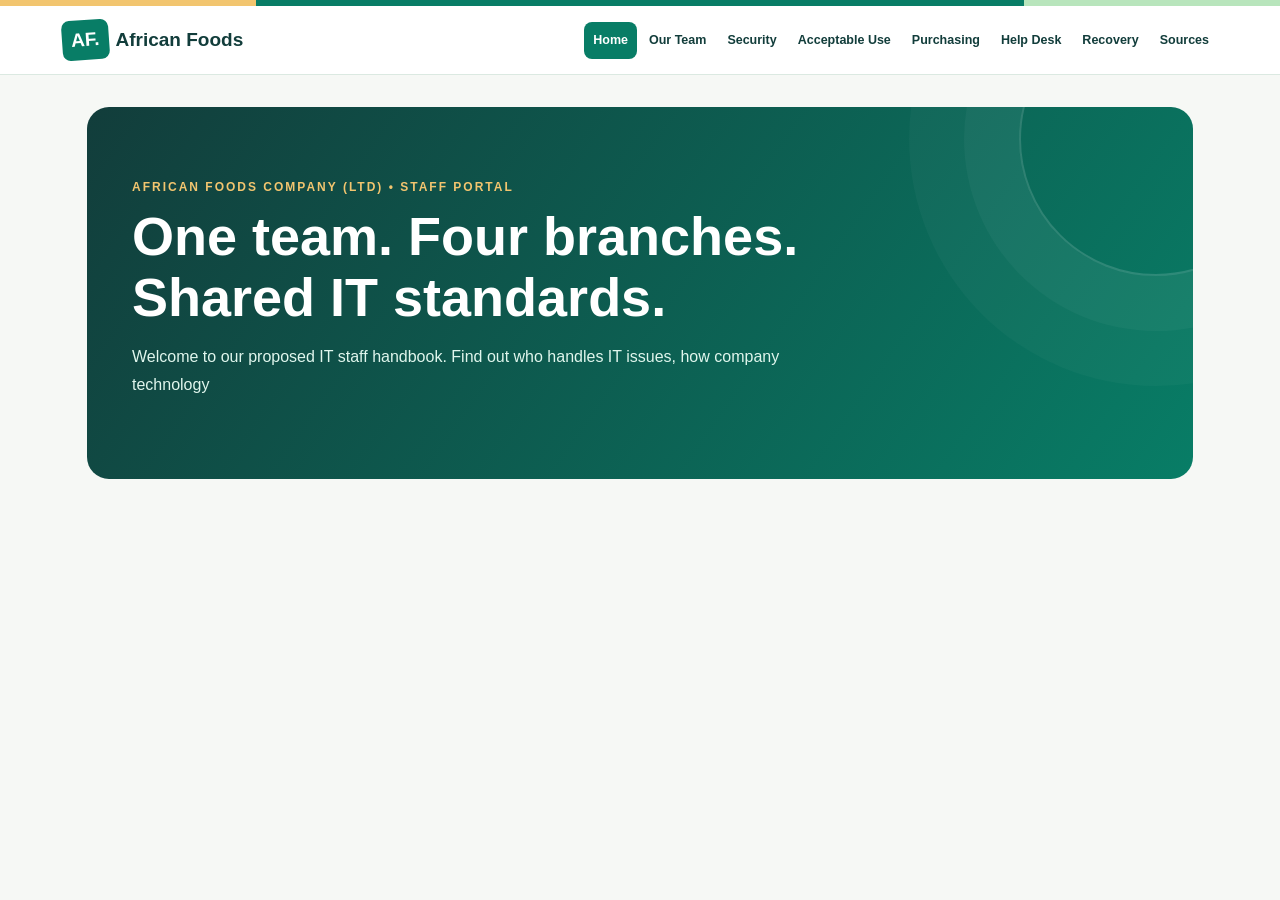
<file: index.html>
<!DOCTYPE html>
<html lang="en">
<head>
    <meta charset="UTF-8">
    <meta name="viewport"
          content="width=device-width, initial-scale=1.0">
    <meta name="description"
          content="African Foods Company staff procedures">
    <title>Home | African Foods Company</title>
    <link rel="stylesheet" href="CSS/style.css">
</head>

<body>

<a class="skip-link" href="#content">Skip to content</a>
<div class="top-line"></div>

<header class="site-header">
    <div class="nav-wrap">

        <a class="logo" href="index.html">
            <span>AF.</span>African Foods
        </a>

        <nav aria-label="Main menu">
            <a href="index.html" class="active">Home</a>
            <a href="roles.html">Our Team</a>
            <a href="security.html">Security</a>
            <a href="acceptable-use.html">Acceptable Use</a>
            <a href="acquisition.html">Purchasing</a>
            <a href="service-desk.html">Help Desk</a>
            <a href="recovery.html">Recovery</a>
            <a href="references.html">Sources</a>
        </nav>
    </div>
</header>

<main id="content" class="container">

    <section class="hero">
        <span class="eyebrow">
            African Foods Company (Ltd) • Staff Portal
        </span>

        <h1>One team. Four branches. Shared IT standards.</h1>

        <p>
            Welcome to our proposed IT staff handbook.
            Find out who handles IT issues, how company
            technology
</file>
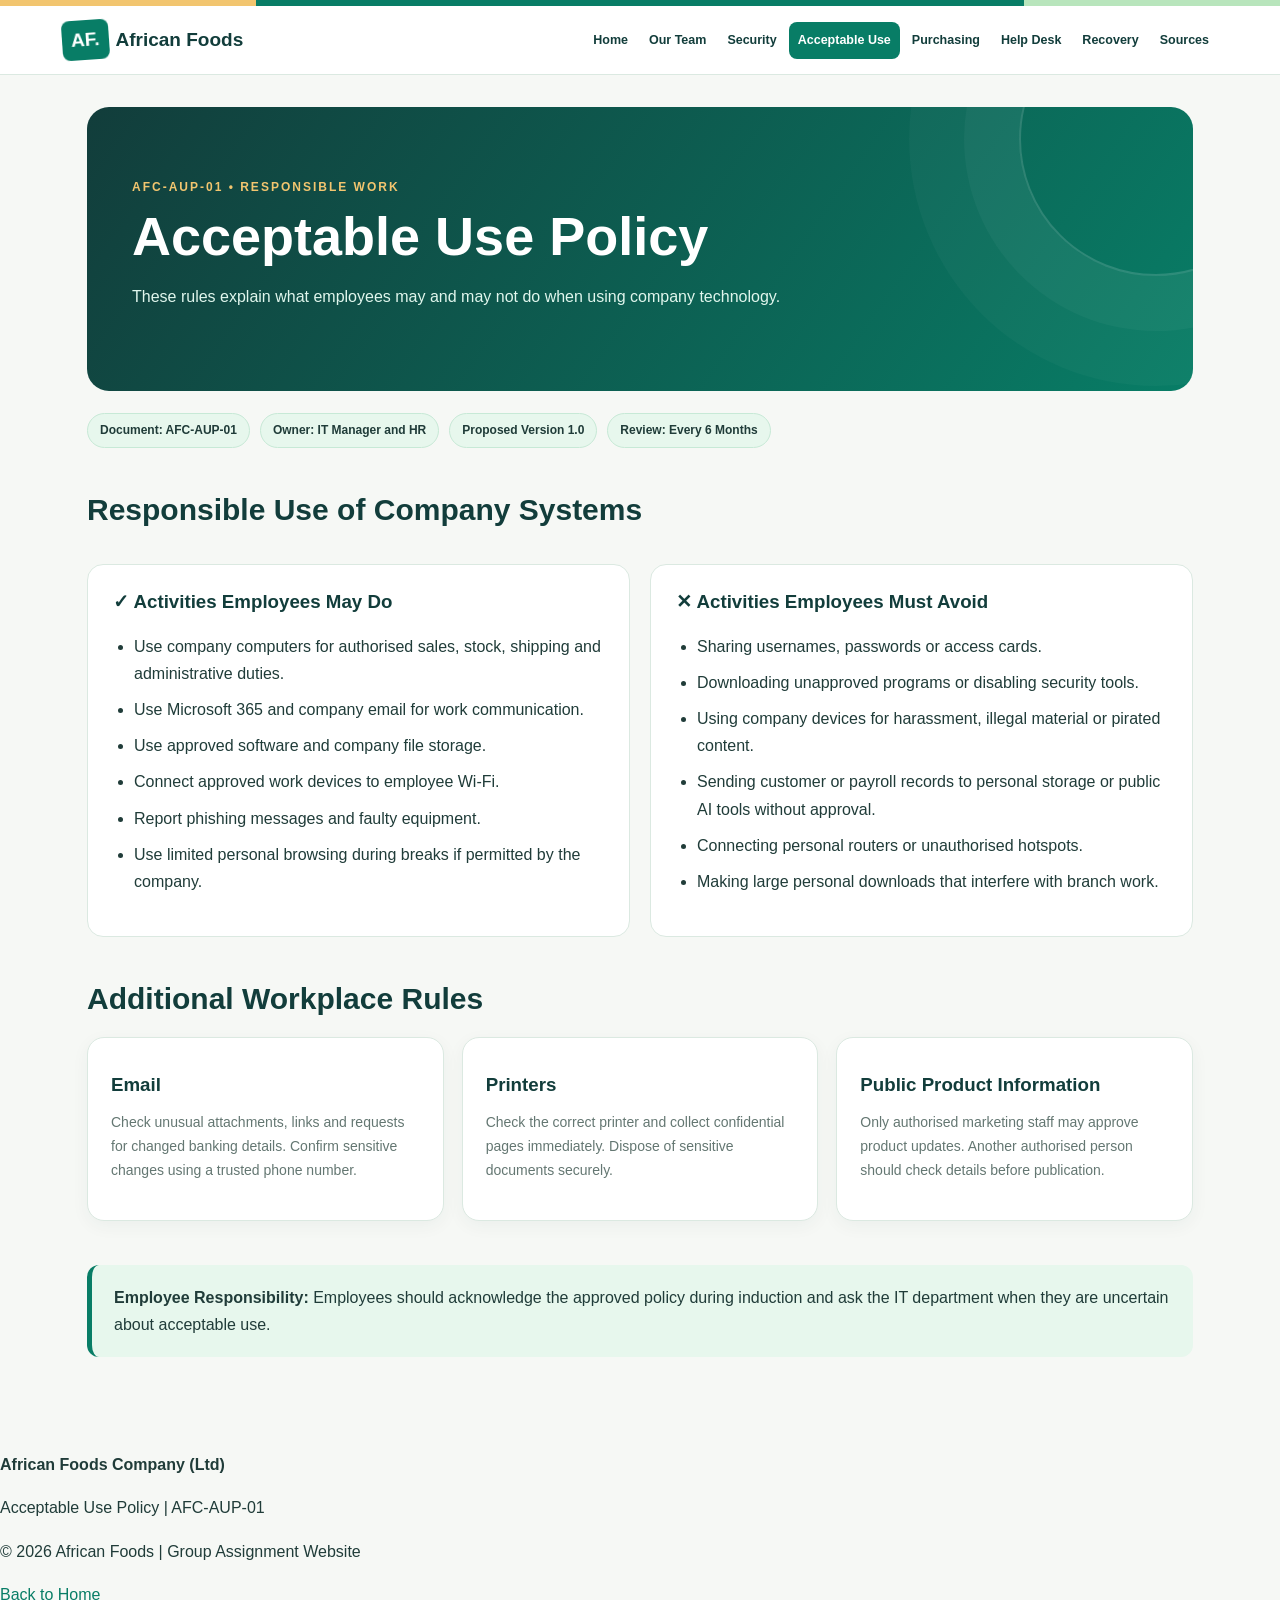
<file: acceptable-use.html>
<!DOCTYPE html>
<html lang="en">
<head>
    <meta charset="UTF-8">
    <meta name="viewport" content="width=device-width, initial-scale=1.0">
    <title>Acceptable Use | African Foods Company</title>
    <link rel="stylesheet" href="CSS/style.css">
</head>
<body>

<a class="skip-link" href="#content">Skip to content</a>
<div class="top-line"></div>

<header class="site-header">
    <div class="nav-wrap">
        <a class="logo" href="index.html">
            <span>AF.</span>African Foods
        </a>

        <nav aria-label="Main menu">
            <a href="index.html">Home</a>
            <a href="roles.html">Our Team</a>
            <a href="security.html">Security</a>
            <a href="acceptable-use.html" class="active">
                Acceptable Use
            </a>
            <a href="acquisition.html">Purchasing</a>
            <a href="service-desk.html">Help Desk</a>
            <a href="recovery.html">Recovery</a>
            <a href="references.html">Sources</a>
        </nav>
    </div>
</header>

<main id="content" class="container">

<section class="hero">
    <span class="eyebrow">
        AFC-AUP-01 • Responsible Work
    </span>

    <h1>Acceptable Use Policy</h1>

    <p>
        These rules explain what employees may and
        may not do when using company technology.
    </p>
</section>

<div class="meta">
    <span>Document: AFC-AUP-01</span>
    <span>Owner: IT Manager and HR</span>
    <span>Proposed Version 1.0</span>
    <span>Review: Every 6 Months</span>
</div>

<section class="section">
    <h2>Responsible Use of Company Systems</h2>

    <div class="two-col">

        <div class="panel">
            <h3>✓ Activities Employees May Do</h3>
            <ul>
                <li>
                    Use company computers for authorised sales,
                    stock, shipping and administrative duties.
                </li>
                <li>
                    Use Microsoft 365 and company email
                    for work communication.
                </li>
                <li>
                    Use approved software and company file storage.
                </li>
                <li>
                    Connect approved work devices to employee Wi-Fi.
                </li>
                <li>
                    Report phishing messages and faulty equipment.
                </li>
                <li>
                    Use limited personal browsing during breaks
                    if permitted by the company.
                </li>
            </ul>
        </div>

        <div class="panel">
            <h3>✕ Activities Employees Must Avoid</h3>
            <ul>
                <li>
                    Sharing usernames, passwords or access cards.
                </li>
                <li>
                    Downloading unapproved programs or
                    disabling security tools.
                </li>
                <li>
                    Using company devices for harassment,
                    illegal material or pirated content.
                </li>
                <li>
                    Sending customer or payroll records
                    to personal storage or public AI tools
                    without approval.
                </li>
                <li>
                    Connecting personal routers or
                    unauthorised hotspots.
                </li>
                <li>
                    Making large personal downloads
                    that interfere with branch work.
                </li>
            </ul>
        </div>

    </div>
</section>

<section class="section">
    <h2>Additional Workplace Rules</h2>

    <div class="cards">

        <div class="card">
            <h3>Email</h3>
            <p>
                Check unusual attachments, links and
                requests for changed banking details.
                Confirm sensitive changes using a
                trusted phone number.
            </p>
        </div>

        <div class="card">
            <h3>Printers</h3>
            <p>
                Check the correct printer and collect
                confidential pages immediately.
                Dispose of sensitive documents securely.
            </p>
        </div>

        <div class="card">
            <h3>Public Product Information</h3>
            <p>
                Only authorised marketing staff may
                approve product updates. Another authorised
                person should check details before publication.
            </p>
        </div>

    </div>
</section>

<div class="notice green">
    <strong>Employee Responsibility:</strong>
    Employees should acknowledge the approved policy
    during induction and ask the IT department when
    they are uncertain about acceptable use.
</div>

</main>

<footer class="site-footer">
    <strong>African Foods Company (Ltd)</strong>
    <p>Acceptable Use Policy | AFC-AUP-01</p>
    <p>© 2026 African Foods | Group Assignment Website</p>
    <a href="index.html">Back to Home</a>
</footer>

</body>
</html>
</file>
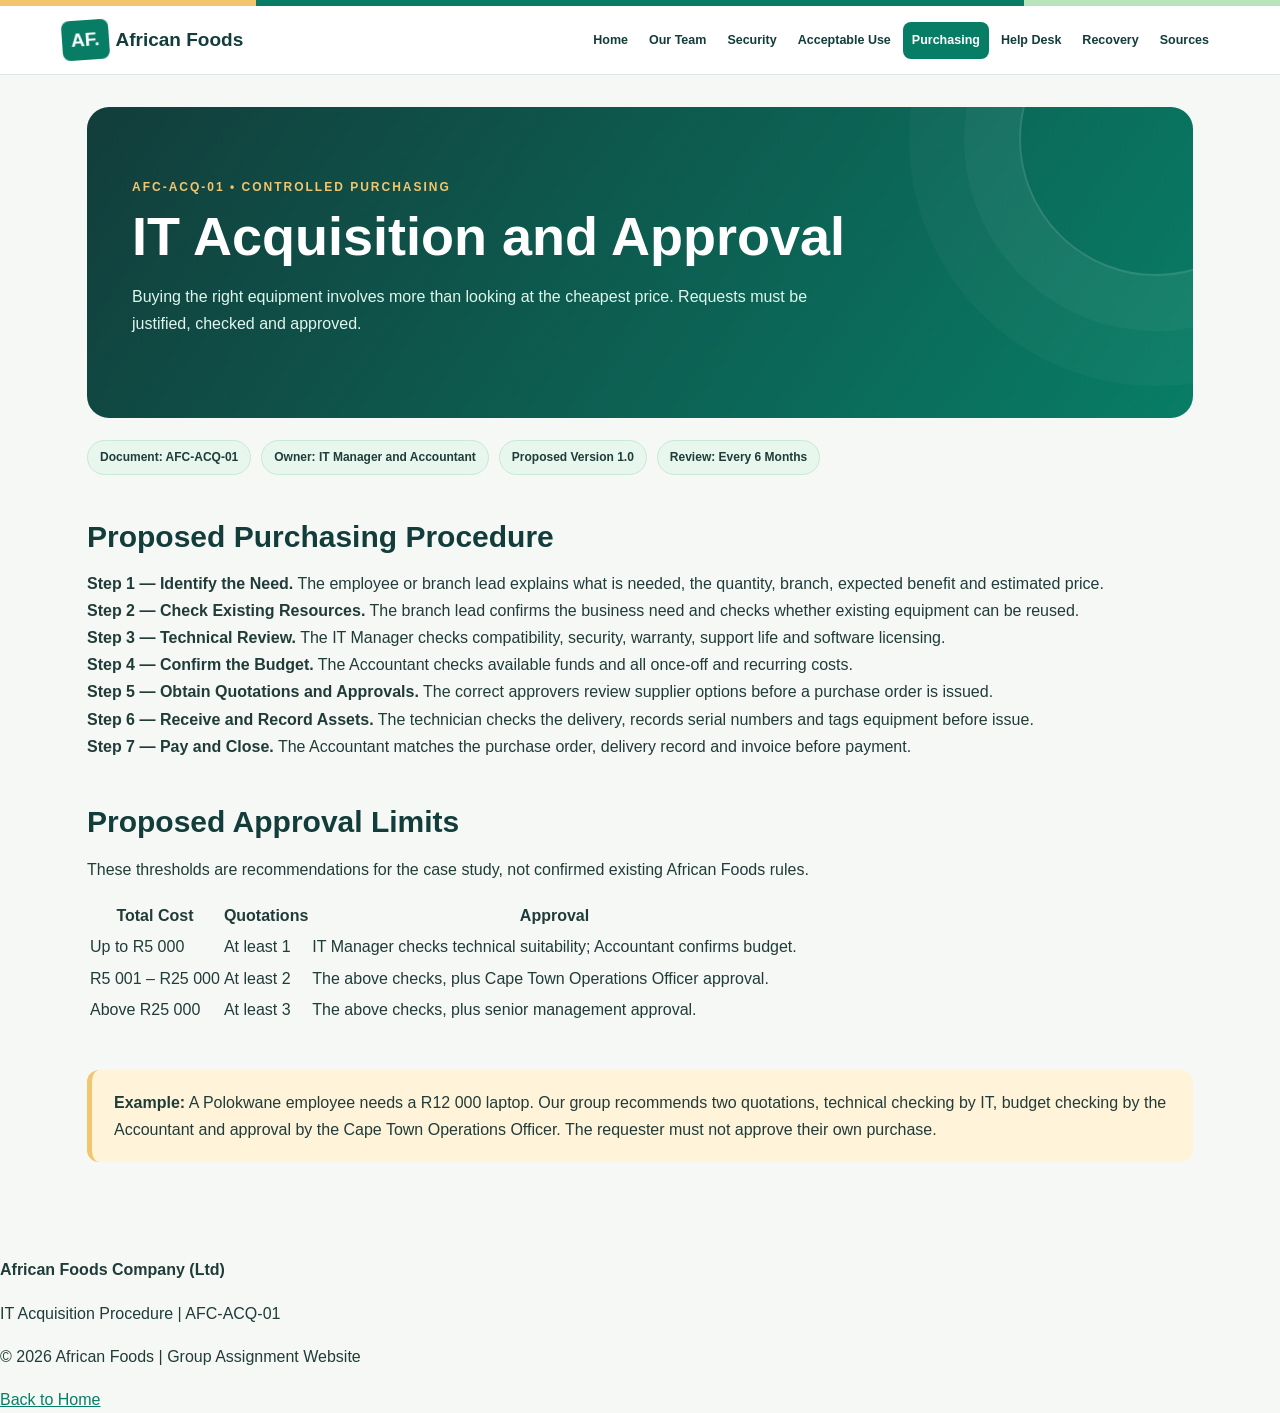
<file: acquisition.html>
<!DOCTYPE html>
<html lang="en">
<head>
    <meta charset="UTF-8">
    <meta name="viewport" content="width=device-width, initial-scale=1.0">
    <title>Purchasing | African Foods Company</title>
    <link rel="stylesheet" href="CSS/style.css">
</head>
<body>

<a class="skip-link" href="#content">Skip to content</a>
<div class="top-line"></div>

<header class="site-header">
    <div class="nav-wrap">
        <a class="logo" href="index.html">
            <span>AF.</span>African Foods
        </a>

        <nav aria-label="Main menu">
            <a href="index.html">Home</a>
            <a href="roles.html">Our Team</a>
            <a href="security.html">Security</a>
            <a href="acceptable-use.html">Acceptable Use</a>
            <a href="acquisition.html" class="active">
                Purchasing
            </a>
            <a href="service-desk.html">Help Desk</a>
            <a href="recovery.html">Recovery</a>
            <a href="references.html">Sources</a>
        </nav>
    </div>
</header>

<main id="content" class="container">

<section class="hero">
    <span class="eyebrow">
        AFC-ACQ-01 • Controlled Purchasing
    </span>

    <h1>IT Acquisition and Approval</h1>

    <p>
        Buying the right equipment involves more than
        looking at the cheapest price. Requests must be
        justified, checked and approved.
    </p>
</section>

<div class="meta">
    <span>Document: AFC-ACQ-01</span>
    <span>Owner: IT Manager and Accountant</span>
    <span>Proposed Version 1.0</span>
    <span>Review: Every 6 Months</span>
</div>

<section class="section">
    <h2>Proposed Purchasing Procedure</h2>

    <div class="step-list">

        <div class="step">
            <strong>Step 1 — Identify the Need.</strong>
            The employee or branch lead explains what is needed,
            the quantity, branch, expected benefit and estimated price.
        </div>

        <div class="step">
            <strong>Step 2 — Check Existing Resources.</strong>
            The branch lead confirms the business need and checks
            whether existing equipment can be reused.
        </div>

        <div class="step">
            <strong>Step 3 — Technical Review.</strong>
            The IT Manager checks compatibility, security,
            warranty, support life and software licensing.
        </div>

        <div class="step">
            <strong>Step 4 — Confirm the Budget.</strong>
            The Accountant checks available funds and all
            once-off and recurring costs.
        </div>

        <div class="step">
            <strong>Step 5 — Obtain Quotations and Approvals.</strong>
            The correct approvers review supplier options
            before a purchase order is issued.
        </div>

        <div class="step">
            <strong>Step 6 — Receive and Record Assets.</strong>
            The technician checks the delivery, records
            serial numbers and tags equipment before issue.
        </div>

        <div class="step">
            <strong>Step 7 — Pay and Close.</strong>
            The Accountant matches the purchase order,
            delivery record and invoice before payment.
        </div>

    </div>
</section>

<section class="section">
    <h2>Proposed Approval Limits</h2>

    <p>
        These thresholds are recommendations for the case
        study, not confirmed existing African Foods rules.
    </p>

    <div class="table-wrap">
        <table>
            <thead>
                <tr>
                    <th>Total Cost</th>
                    <th>Quotations</th>
                    <th>Approval</th>
                </tr>
            </thead>

            <tbody>
                <tr>
                    <td>Up to R5 000</td>
                    <td>At least 1</td>
                    <td>
                        IT Manager checks technical suitability;
                        Accountant confirms budget.
                    </td>
                </tr>

                <tr>
                    <td>R5 001 – R25 000</td>
                    <td>At least 2</td>
                    <td>
                        The above checks, plus Cape Town
                        Operations Officer approval.
                    </td>
                </tr>

                <tr>
                    <td>Above R25 000</td>
                    <td>At least 3</td>
                    <td>
                        The above checks, plus
                        senior management approval.
                    </td>
                </tr>
            </tbody>
        </table>
    </div>
</section>

<div class="notice">
    <strong>Example:</strong>
    A Polokwane employee needs a R12 000 laptop.
    Our group recommends two quotations, technical checking
    by IT, budget checking by the Accountant and approval
    by the Cape Town Operations Officer.
    The requester must not approve their own purchase.
</div>

</main>

<footer class="site-footer">
    <strong>African Foods Company (Ltd)</strong>
    <p>IT Acquisition Procedure | AFC-ACQ-01</p>
    <p>© 2026 African Foods | Group Assignment Website</p>
    <a href="index.html">Back to Home</a>
</footer>

</body>
</html>
</file>
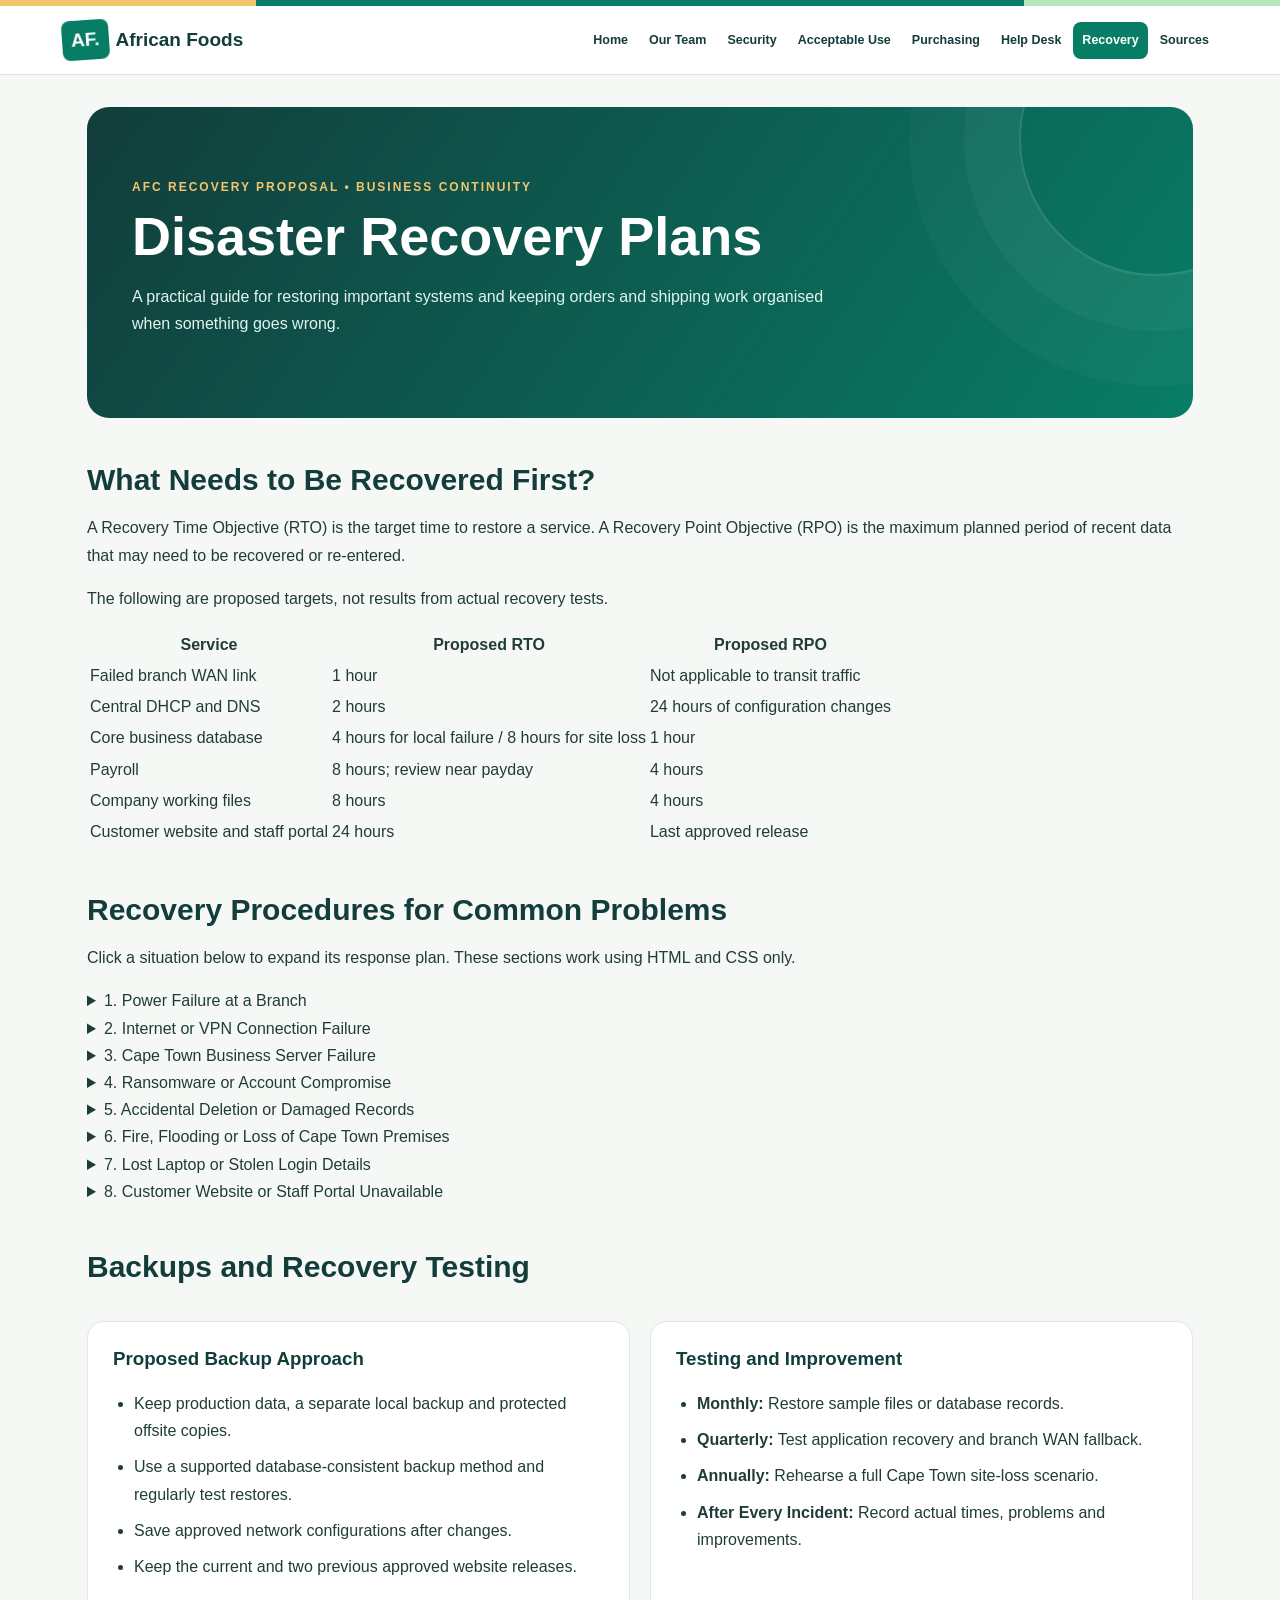
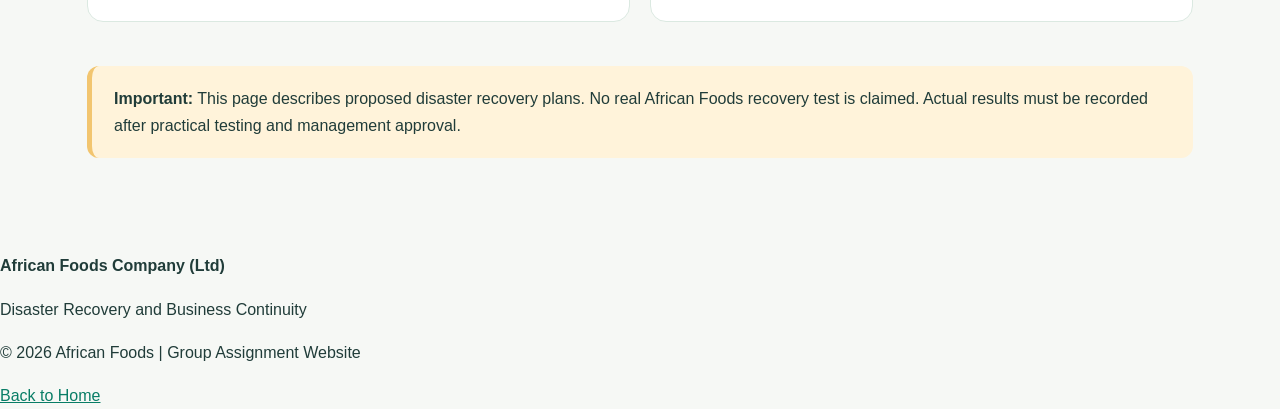
<file: recovery.html>
<!DOCTYPE html>
<html lang="en">
<head>
    <meta charset="UTF-8">
    <meta name="viewport" content="width=device-width, initial-scale=1.0">
    <title>Recovery | African Foods Company</title>
    <link rel="stylesheet" href="CSS/style.css">
</head>
<body>

<a class="skip-link" href="#content">Skip to content</a>
<div class="top-line"></div>

<header class="site-header">
    <div class="nav-wrap">
        <a class="logo" href="index.html">
            <span>AF.</span>African Foods
        </a>

        <nav aria-label="Main menu">
            <a href="index.html">Home</a>
            <a href="roles.html">Our Team</a>
            <a href="security.html">Security</a>
            <a href="acceptable-use.html">Acceptable Use</a>
            <a href="acquisition.html">Purchasing</a>
            <a href="service-desk.html">Help Desk</a>
            <a href="recovery.html" class="active">Recovery</a>
            <a href="references.html">Sources</a>
        </nav>
    </div>
</header>

<main id="content" class="container">

<section class="hero">
    <span class="eyebrow">
        AFC Recovery Proposal • Business Continuity
    </span>

    <h1>Disaster Recovery Plans</h1>

    <p>
        A practical guide for restoring important systems
        and keeping orders and shipping work organised
        when something goes wrong.
    </p>
</section>

<section class="section">

    <h2>What Needs to Be Recovered First?</h2>

    <p>
        A Recovery Time Objective (RTO) is the target
        time to restore a service. A Recovery Point
        Objective (RPO) is the maximum planned period
        of recent data that may need to be recovered
        or re-entered.
    </p>

    <p>
        The following are proposed targets,
        not results from actual recovery tests.
    </p>

    <div class="table-wrap">
        <table>
            <thead>
                <tr>
                    <th>Service</th>
                    <th>Proposed RTO</th>
                    <th>Proposed RPO</th>
                </tr>
            </thead>

            <tbody>
                <tr>
                    <td>Failed branch WAN link</td>
                    <td>1 hour</td>
                    <td>Not applicable to transit traffic</td>
                </tr>

                <tr>
                    <td>Central DHCP and DNS</td>
                    <td>2 hours</td>
                    <td>24 hours of configuration changes</td>
                </tr>

                <tr>
                    <td>Core business database</td>
                    <td>
                        4 hours for local failure /
                        8 hours for site loss
                    </td>
                    <td>1 hour</td>
                </tr>

                <tr>
                    <td>Payroll</td>
                    <td>8 hours; review near payday</td>
                    <td>4 hours</td>
                </tr>

                <tr>
                    <td>Company working files</td>
                    <td>8 hours</td>
                    <td>4 hours</td>
                </tr>

                <tr>
                    <td>Customer website and staff portal</td>
                    <td>24 hours</td>
                    <td>Last approved release</td>
                </tr>
            </tbody>
        </table>
    </div>
</section>

<section class="section">

    <h2>Recovery Procedures for Common Problems</h2>

    <p>
        Click a situation below to expand its
        response plan. These sections work
        using HTML and CSS only.
    </p>

    <details>
        <summary>1. Power Failure at a Branch</summary>
        <div>
            <ol>
                <li>
                    The branch lead checks staff safety
                    and reports the outage.
                </li>
                <li>
                    IT checks whether network equipment
                    is supported by UPS power.
                </li>
                <li>
                    Urgent orders are recorded manually
                    if systems cannot be used.
                </li>
                <li>
                    After power returns, IT verifies
                    network access, order lookup and printing.
                </li>
            </ol>
        </div>
    </details>

    <details>
        <summary>2. Internet or VPN Connection Failure</summary>
        <div>
            <ol>
                <li>
                    IT checks router, firewall, VPN
                    and service provider status.
                </li>
                <li>
                    Switch to an approved secondary
                    connection if available.
                </li>
                <li>
                    Test the VPN, Cape Town business
                    application and employee connectivity.
                </li>
                <li>
                    Record the outage and return to
                    the main link in a controlled window.
                </li>
            </ol>
        </div>
    </details>

    <details>
        <summary>3. Cape Town Business Server Failure</summary>
        <div>
            <ol>
                <li>
                    The specialist checks hardware
                    and application status and keeps useful logs.
                </li>
                <li>
                    Restore the latest validated backup
                    to suitable hardware.
                </li>
                <li>
                    If necessary, management may authorise
                    the proposed Durban recovery host.
                </li>
                <li>
                    Stock and finance employees check
                    sample orders and data before reopening
                    the service to everyone.
                </li>
            </ol>
        </div>
    </details>

    <details>
        <summary>4. Ransomware or Account Compromise</summary>
        <div>
            <ol>
                <li>
                    Disconnect affected devices
                    and report the incident promptly.
                </li>
                <li>
                    IT isolates compromised accounts
                    and preserves investigation evidence.
                </li>
                <li>
                    The specialist rebuilds and restores
                    only from verified clean backups.
                </li>
                <li>
                    The Information Officer and Legal
                    Officer assess personal-information
                    notification requirements.
                </li>
            </ol>
        </div>
    </details>

    <details>
        <summary>5. Accidental Deletion or Damaged Records</summary>
        <div>
            <ol>
                <li>
                    Report the missing or incorrect records
                    and when they were last seen.
                </li>
                <li>
                    Prevent further changes to affected
                    data where necessary.
                </li>
                <li>
                    Restore a backup to a separate
                    test location first.
                </li>
                <li>
                    The data owner checks the records
                    and identifies transactions to re-enter.
                </li>
            </ol>
        </div>
    </details>

    <details>
        <summary>6. Fire, Flooding or Loss of Cape Town Premises</summary>
        <div>
            <ol>
                <li>
                    Follow the site evacuation procedure.
                    Staff safety comes first.
                </li>
                <li>
                    Senior management authorises
                    alternate-site operation.
                </li>
                <li>
                    Restore the key application using
                    protected offsite backups and the
                    proposed Durban recovery capacity.
                </li>
                <li>
                    Branches test access, reconcile
                    manual orders and report any gaps.
                </li>
            </ol>
        </div>
    </details>

    <details>
        <summary>7. Lost Laptop or Stolen Login Details</summary>
        <div>
            <ol>
                <li>
                    The employee phones IT with the
                    device asset tag and last known time.
                </li>
                <li>
                    IT disables access, revokes sessions
                    and assesses possible information exposure.
                </li>
                <li>
                    Prepare a replacement device only
                    after identity verification.
                </li>
                <li>
                    Record the loss and follow up
                    on protective actions.
                </li>
            </ol>
        </div>
    </details>

    <details>
        <summary>8. Customer Website or Staff Portal Unavailable</summary>
        <div>
            <ol>
                <li>
                    Check the hosting, network and
                    website files to locate the fault.
                </li>
                <li>
                    Restore the previous approved
                    static version if necessary.
                </li>
                <li>
                    Test navigation links and verify
                    published policy versions.
                </li>
                <li>
                    Use an approved offline copy of
                    policies until access returns.
                </li>
            </ol>
        </div>
    </details>

</section>

<section class="section">
    <h2>Backups and Recovery Testing</h2>

    <div class="two-col">

        <div class="panel">
            <h3>Proposed Backup Approach</h3>

            <ul>
                <li>
                    Keep production data, a separate
                    local backup and protected offsite copies.
                </li>
                <li>
                    Use a supported database-consistent
                    backup method and regularly test restores.
                </li>
                <li>
                    Save approved network configurations
                    after changes.
                </li>
                <li>
                    Keep the current and two previous
                    approved website releases.
                </li>
            </ul>
        </div>

        <div class="panel">
            <h3>Testing and Improvement</h3>

            <ul>
                <li>
                    <strong>Monthly:</strong>
                    Restore sample files or database records.
                </li>
                <li>
                    <strong>Quarterly:</strong>
                    Test application recovery and branch WAN fallback.
                </li>
                <li>
                    <strong>Annually:</strong>
                    Rehearse a full Cape Town site-loss scenario.
                </li>
                <li>
                    <strong>After Every Incident:</strong>
                    Record actual times, problems and improvements.
                </li>
            </ul>
        </div>

    </div>
</section>

<div class="notice">
    <strong>Important:</strong>
    This page describes proposed disaster recovery plans.
    No real African Foods recovery test is claimed.
    Actual results must be recorded after practical
    testing and management approval.
</div>

</main>

<footer class="site-footer">
    <strong>African Foods Company (Ltd)</strong>
    <p>Disaster Recovery and Business Continuity</p>
    <p>© 2026 African Foods | Group Assignment Website</p>
    <a href="index.html">Back to Home</a>
</footer>

</body>
</html>
</file>
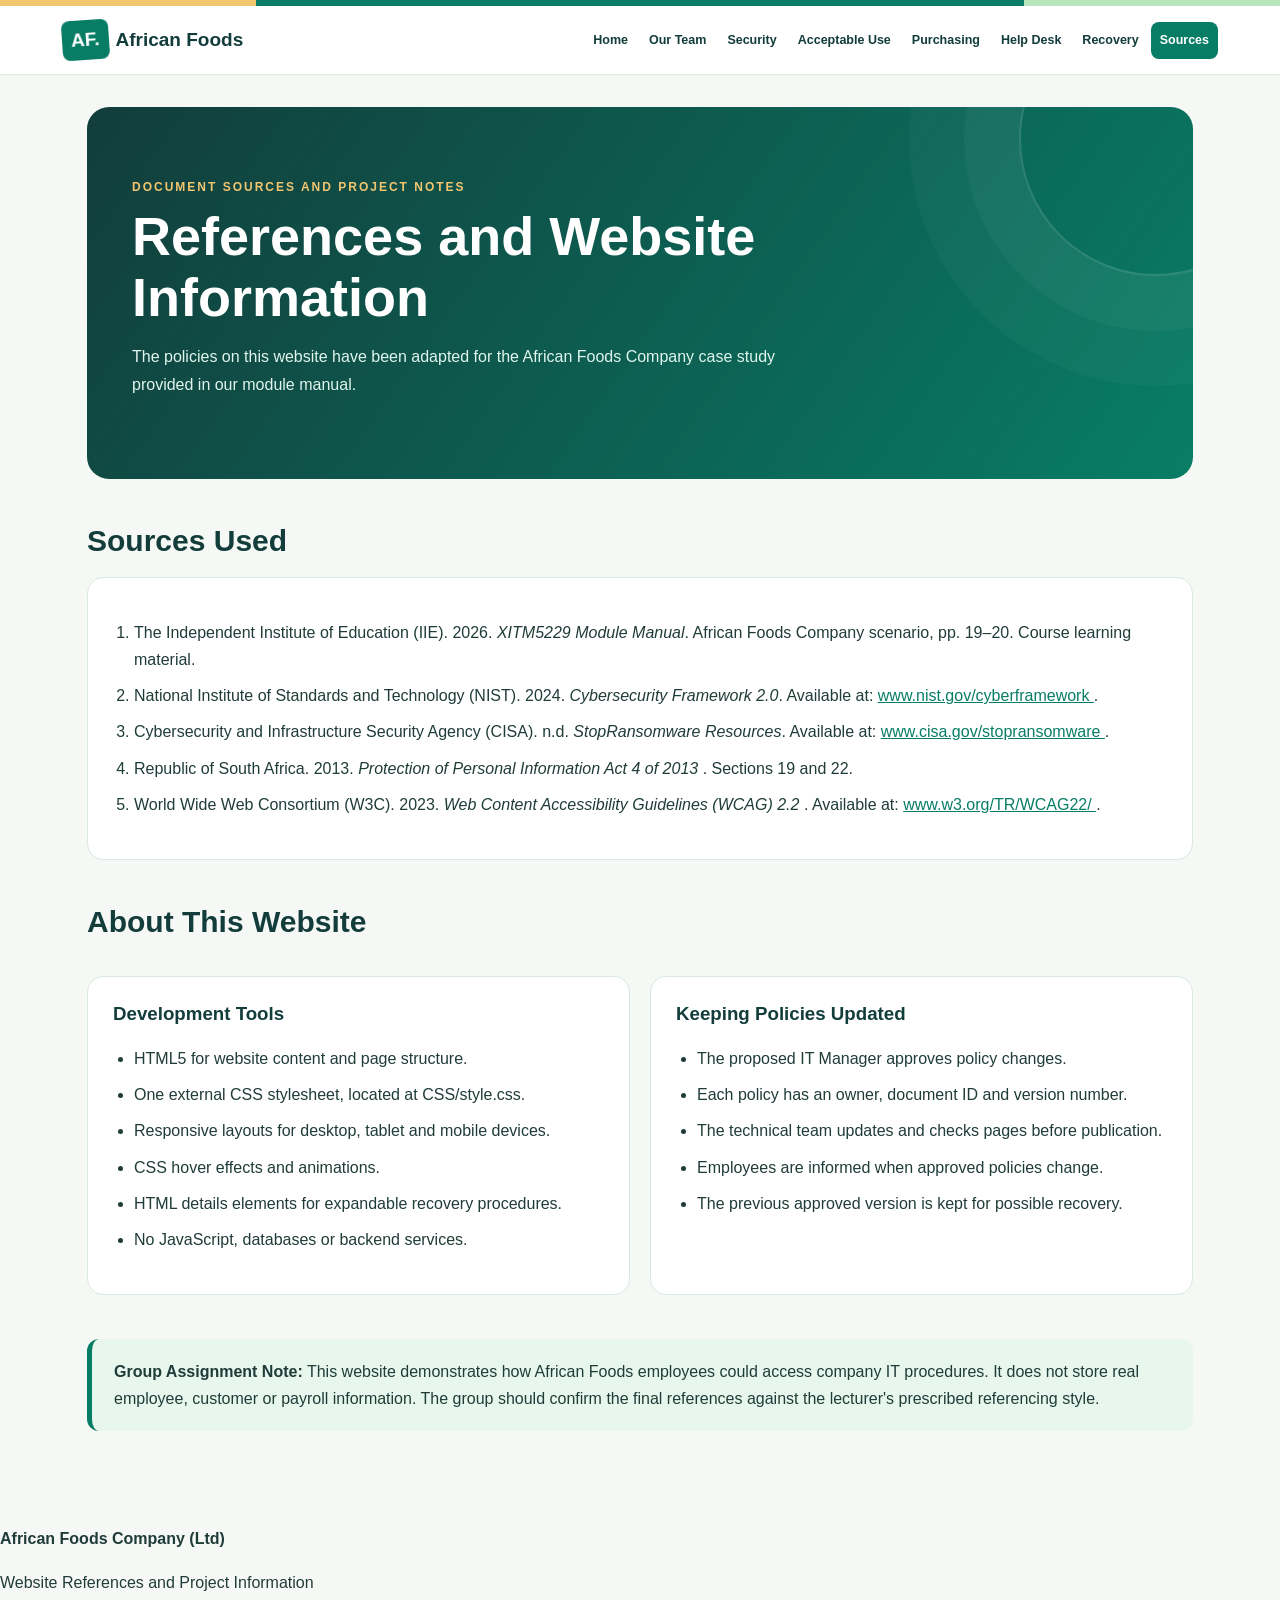
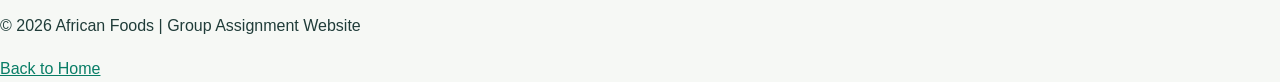
<file: references.html>
<!DOCTYPE html>
<html lang="en">
<head>
    <meta charset="UTF-8">
    <meta name="viewport" content="width=device-width, initial-scale=1.0">
    <title>Sources | African Foods Company</title>
    <link rel="stylesheet" href="CSS/style.css">
</head>
<body>

<a class="skip-link" href="#content">Skip to content</a>
<div class="top-line"></div>

<header class="site-header">
    <div class="nav-wrap">
        <a class="logo" href="index.html">
            <span>AF.</span>African Foods
        </a>

        <nav aria-label="Main menu">
            <a href="index.html">Home</a>
            <a href="roles.html">Our Team</a>
            <a href="security.html">Security</a>
            <a href="acceptable-use.html">Acceptable Use</a>
            <a href="acquisition.html">Purchasing</a>
            <a href="service-desk.html">Help Desk</a>
            <a href="recovery.html">Recovery</a>
            <a href="references.html" class="active">Sources</a>
        </nav>
    </div>
</header>

<main id="content" class="container">

<section class="hero">
    <span class="eyebrow">
        Document Sources and Project Notes
    </span>

    <h1>References and Website Information</h1>

    <p>
        The policies on this website have been adapted
        for the African Foods Company case study
        provided in our module manual.
    </p>
</section>

<section class="section">

    <h2>Sources Used</h2>

    <div class="panel">
        <ol>

            <li>
                The Independent Institute of Education
                (IIE). 2026.
                <em>XITM5229 Module Manual</em>.
                African Foods Company scenario,
                pp. 19–20. Course learning material.
            </li>

            <li>
                National Institute of Standards and
                Technology (NIST). 2024.
                <em>Cybersecurity Framework 2.0</em>.
                Available at:
                <a href="https://www.nist.gov/cyberframework">
                    www.nist.gov/cyberframework
                </a>.
            </li>

            <li>
                Cybersecurity and Infrastructure Security
                Agency (CISA). n.d.
                <em>StopRansomware Resources</em>.
                Available at:
                <a href="https://www.cisa.gov/stopransomware">
                    www.cisa.gov/stopransomware
                </a>.
            </li>

            <li>
                Republic of South Africa. 2013.
                <em>
                    Protection of Personal Information Act
                    4 of 2013
                </em>.
                Sections 19 and 22.
            </li>

            <li>
                World Wide Web Consortium (W3C). 2023.
                <em>
                    Web Content Accessibility Guidelines
                    (WCAG) 2.2
                </em>.
                Available at:
                <a href="https://www.w3.org/TR/WCAG22/">
                    www.w3.org/TR/WCAG22/
                </a>.
            </li>

        </ol>
    </div>
</section>

<section class="section">

    <h2>About This Website</h2>

    <div class="two-col">

        <div class="panel">
            <h3>Development Tools</h3>

            <ul>
                <li>
                    HTML5 for website content
                    and page structure.
                </li>
                <li>
                    One external CSS stylesheet,
                    located at CSS/style.css.
                </li>
                <li>
                    Responsive layouts for desktop,
                    tablet and mobile devices.
                </li>
                <li>
                    CSS hover effects and animations.
                </li>
                <li>
                    HTML details elements for
                    expandable recovery procedures.
                </li>
                <li>
                    No JavaScript, databases
                    or backend services.
                </li>
            </ul>
        </div>

        <div class="panel">
            <h3>Keeping Policies Updated</h3>

            <ul>
                <li>
                    The proposed IT Manager approves
                    policy changes.
                </li>
                <li>
                    Each policy has an owner,
                    document ID and version number.
                </li>
                <li>
                    The technical team updates and
                    checks pages before publication.
                </li>
                <li>
                    Employees are informed when
                    approved policies change.
                </li>
                <li>
                    The previous approved version
                    is kept for possible recovery.
                </li>
            </ul>
        </div>

    </div>
</section>

<div class="notice green">
    <strong>Group Assignment Note:</strong>
    This website demonstrates how African Foods
    employees could access company IT procedures.
    It does not store real employee, customer
    or payroll information.

    The group should confirm the final references
    against the lecturer's prescribed referencing style.
</div>

</main>

<footer class="site-footer">
    <strong>African Foods Company (Ltd)</strong>
    <p>Website References and Project Information</p>
    <p>© 2026 African Foods | Group Assignment Website</p>
    <a href="index.html">Back to Home</a>
</footer>

</body>
</html>
</file>
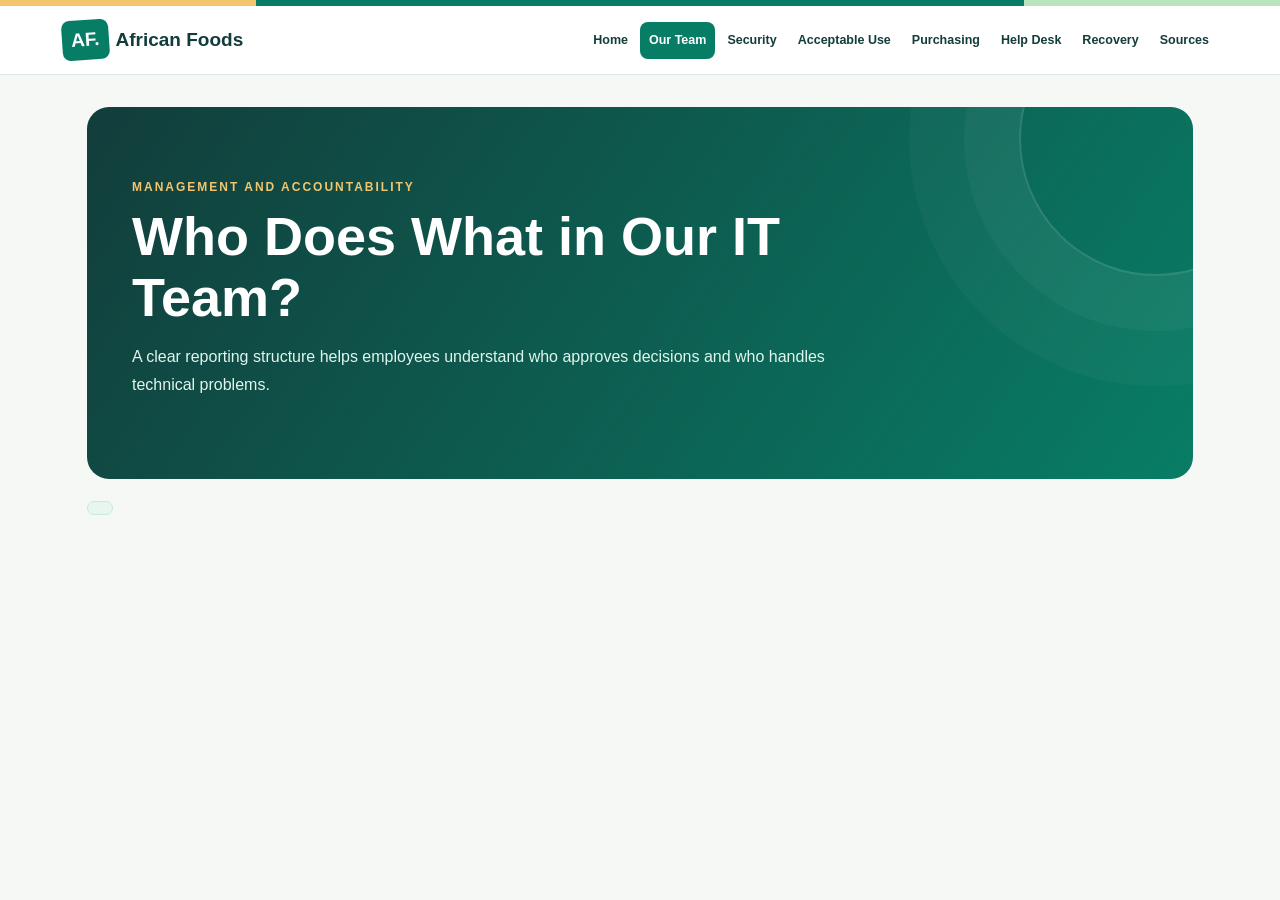
<file: roles.html>
<!DOCTYPE html>
<html lang="en">
<head>
    <meta charset="UTF-8">
    <meta name="viewport"
          content="width=device-width, initial-scale=1.0">
    <title>Our Team | African Foods Company</title>
    <link rel="stylesheet" href="CSS/style.css">
</head>

<body>

<a class="skip-link" href="#content">Skip to content</a>
<div class="top-line"></div>

<header class="site-header">
    <div class="nav-wrap">

        <a class="logo" href="index.html">
            <span>AF.</span>African Foods
        </a>

        <nav aria-label="Main menu">
            <a href="index.html">Home</a>
            <a href="roles.html" class="active">Our Team</a>
            <a href="security.html">Security</a>
            <a href="acceptable-use.html">Acceptable Use</a>
            <a href="acquisition.html">Purchasing</a>
            <a href="service-desk.html">Help Desk</a>
            <a href="recovery.html">Recovery</a>
            <a href="references.html">Sources</a>
        </nav>
    </div>
</header>

<main id="content" class="container">

    <section class="hero">
        <span class="eyebrow">
            Management and Accountability
        </span>

        <h1>Who Does What in Our IT Team?</h1>

        <p>
            A clear reporting structure helps employees
            understand who approves decisions and who
            handles technical problems.
        </p>
    </section>

    <div class="meta">
        <span>
</file>
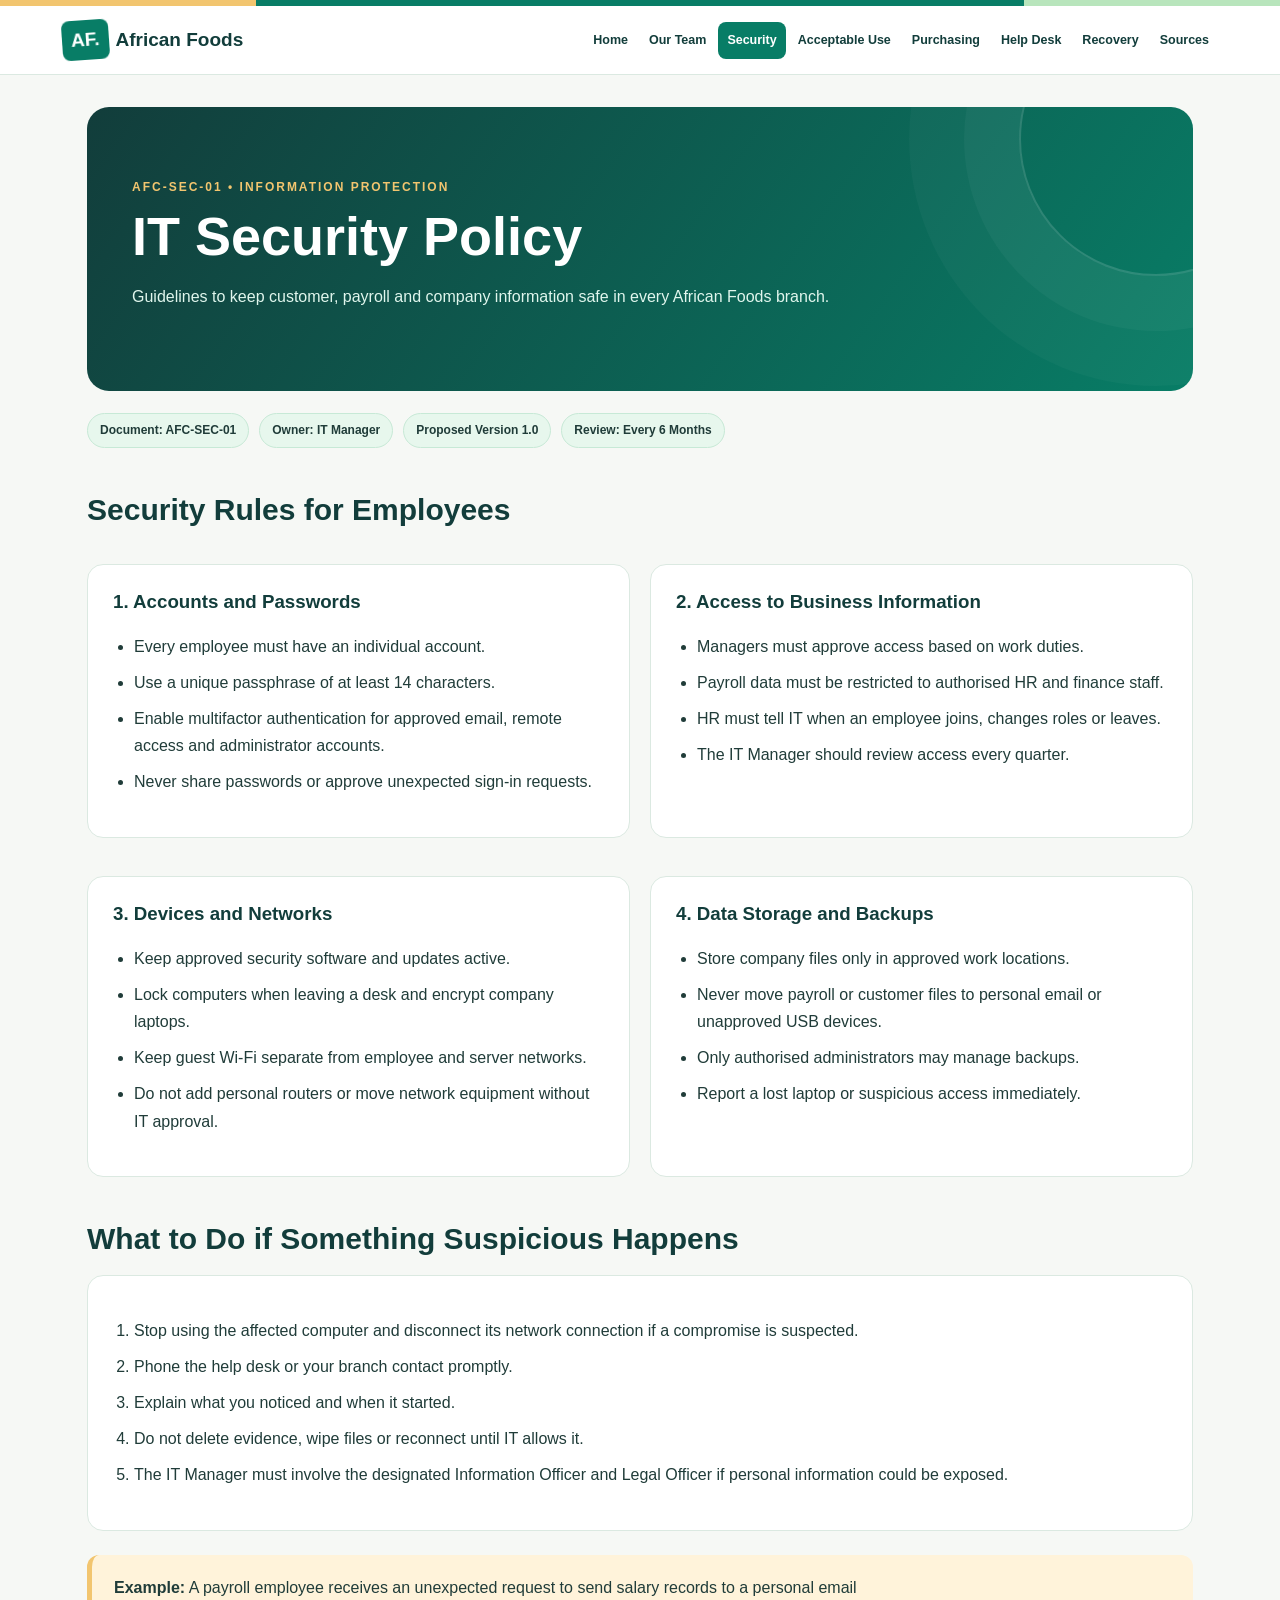
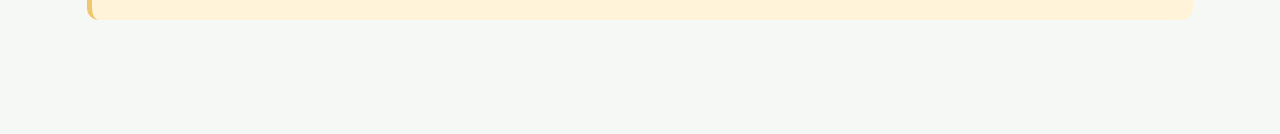
<file: security.html>
<!DOCTYPE html>
<html lang="en">
<head>
    <meta charset="UTF-8">
    <meta name="viewport" content="width=device-width, initial-scale=1.0">
    <title>Security | African Foods Company</title>
    <link rel="stylesheet" href="CSS/style.css">
</head>
<body>

<a class="skip-link" href="#content">Skip to content</a>
<div class="top-line"></div>

<header class="site-header">
    <div class="nav-wrap">
        <a class="logo" href="index.html">
            <span>AF.</span>African Foods
        </a>
        <nav aria-label="Main menu">
            <a href="index.html">Home</a>
            <a href="roles.html">Our Team</a>
            <a href="security.html" class="active">Security</a>
            <a href="acceptable-use.html">Acceptable Use</a>
            <a href="acquisition.html">Purchasing</a>
            <a href="service-desk.html">Help Desk</a>
            <a href="recovery.html">Recovery</a>
            <a href="references.html">Sources</a>
        </nav>
    </div>
</header>

<main id="content" class="container">

<section class="hero">
    <span class="eyebrow">
        AFC-SEC-01 • Information Protection
    </span>
    <h1>IT Security Policy</h1>
    <p>
        Guidelines to keep customer, payroll and company
        information safe in every African Foods branch.
    </p>
</section>

<div class="meta">
    <span>Document: AFC-SEC-01</span>
    <span>Owner: IT Manager</span>
    <span>Proposed Version 1.0</span>
    <span>Review: Every 6 Months</span>
</div>

<section class="section">
    <h2>Security Rules for Employees</h2>

    <div class="two-col">

        <div class="panel">
            <h3>1. Accounts and Passwords</h3>
            <ul>
                <li>Every employee must have an individual account.</li>
                <li>Use a unique passphrase of at least 14 characters.</li>
                <li>
                    Enable multifactor authentication for approved
                    email, remote access and administrator accounts.
                </li>
                <li>
                    Never share passwords or approve unexpected
                    sign-in requests.
                </li>
            </ul>
        </div>

        <div class="panel">
            <h3>2. Access to Business Information</h3>
            <ul>
                <li>Managers must approve access based on work duties.</li>
                <li>
                    Payroll data must be restricted to authorised
                    HR and finance staff.
                </li>
                <li>
                    HR must tell IT when an employee joins,
                    changes roles or leaves.
                </li>
                <li>
                    The IT Manager should review access
                    every quarter.
                </li>
            </ul>
        </div>

        <div class="panel">
            <h3>3. Devices and Networks</h3>
            <ul>
                <li>
                    Keep approved security software and updates active.
                </li>
                <li>
                    Lock computers when leaving a desk
                    and encrypt company laptops.
                </li>
                <li>
                    Keep guest Wi-Fi separate from employee
                    and server networks.
                </li>
                <li>
                    Do not add personal routers or move network
                    equipment without IT approval.
                </li>
            </ul>
        </div>

        <div class="panel">
            <h3>4. Data Storage and Backups</h3>
            <ul>
                <li>
                    Store company files only in approved
                    work locations.
                </li>
                <li>
                    Never move payroll or customer files
                    to personal email or unapproved USB devices.
                </li>
                <li>
                    Only authorised administrators may manage backups.
                </li>
                <li>
                    Report a lost laptop or suspicious
                    access immediately.
                </li>
            </ul>
        </div>

    </div>
</section>

<section class="section">
    <h2>What to Do if Something Suspicious Happens</h2>

    <div class="panel">
        <ol>
            <li>
                Stop using the affected computer and disconnect
                its network connection if a compromise is suspected.
            </li>
            <li>
                Phone the help desk or your branch contact promptly.
            </li>
            <li>
                Explain what you noticed and when it started.
            </li>
            <li>
                Do not delete evidence, wipe files or reconnect
                until IT allows it.
            </li>
            <li>
                The IT Manager must involve the designated
                Information Officer and Legal Officer if
                personal information could be exposed.
            </li>
        </ol>
    </div>

    <div class="notice">
        <strong>Example:</strong>
        A payroll employee receives an unexpected request
        to send salary records to a personal email
</file>
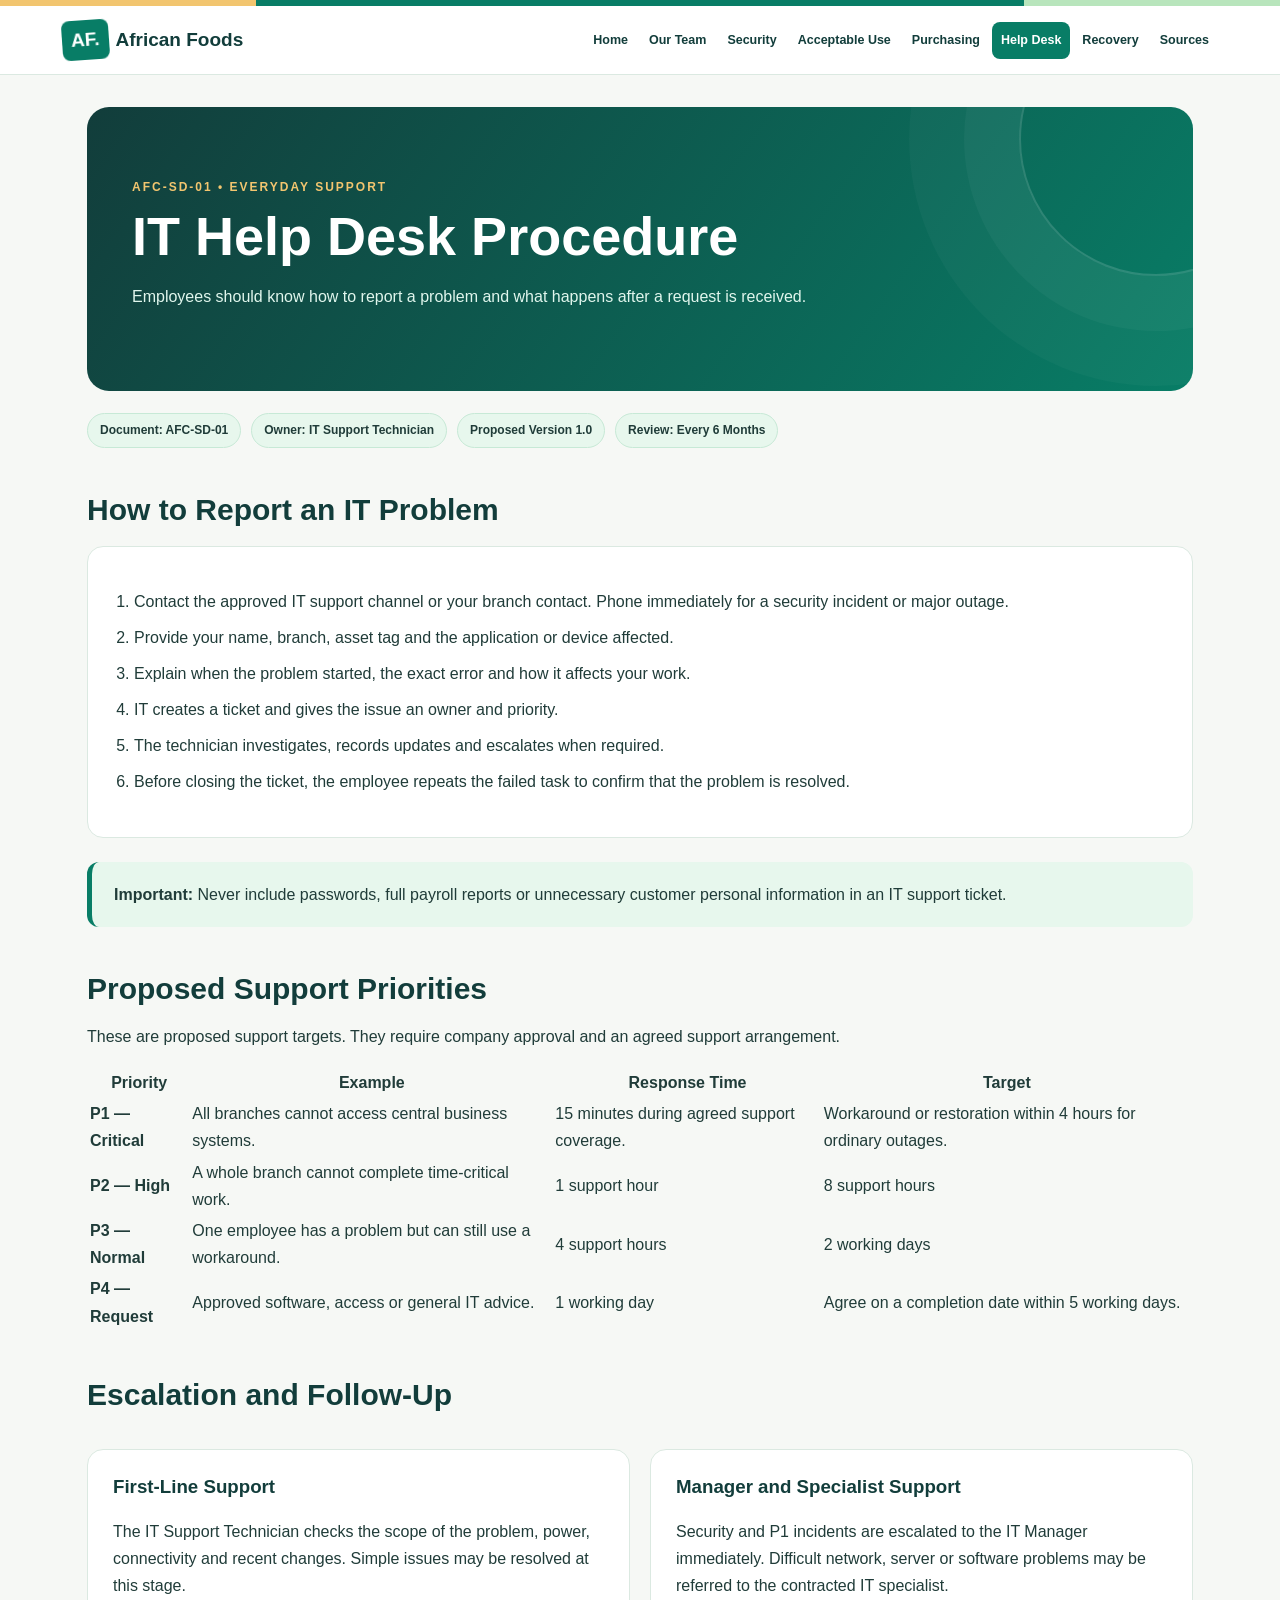
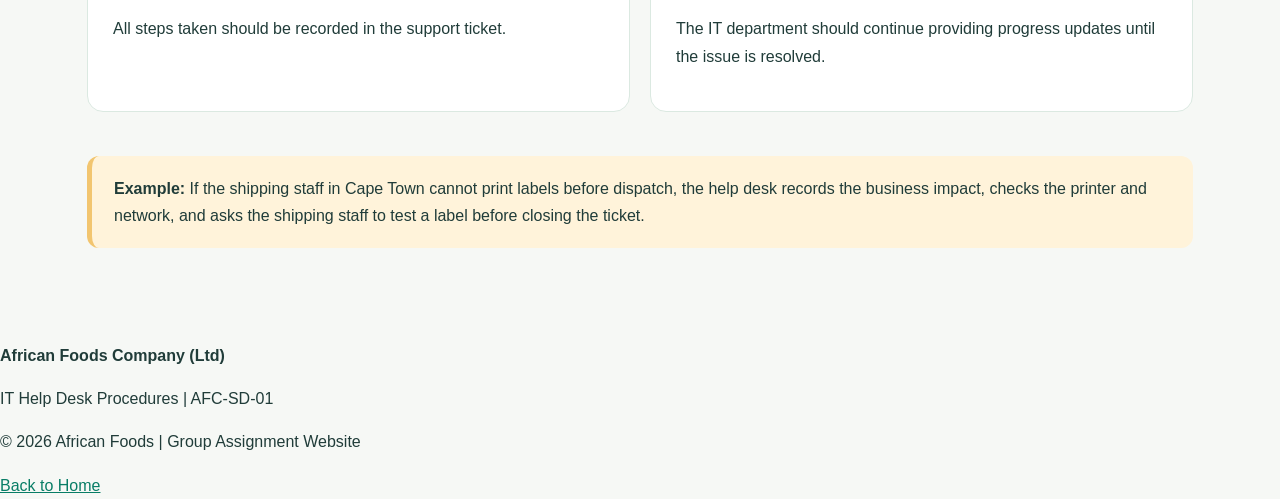
<file: service-desk.html>
<!DOCTYPE html>
<html lang="en">
<head>
    <meta charset="UTF-8">
    <meta name="viewport" content="width=device-width, initial-scale=1.0">
    <title>Help Desk | African Foods Company</title>
    <link rel="stylesheet" href="CSS/style.css">
</head>
<body>

<a class="skip-link" href="#content">Skip to content</a>
<div class="top-line"></div>

<header class="site-header">
    <div class="nav-wrap">
        <a class="logo" href="index.html">
            <span>AF.</span>African Foods
        </a>

        <nav aria-label="Main menu">
            <a href="index.html">Home</a>
            <a href="roles.html">Our Team</a>
            <a href="security.html">Security</a>
            <a href="acceptable-use.html">Acceptable Use</a>
            <a href="acquisition.html">Purchasing</a>
            <a href="service-desk.html" class="active">Help Desk</a>
            <a href="recovery.html">Recovery</a>
            <a href="references.html">Sources</a>
        </nav>
    </div>
</header>

<main id="content" class="container">

<section class="hero">
    <span class="eyebrow">
        AFC-SD-01 • Everyday Support
    </span>

    <h1>IT Help Desk Procedure</h1>

    <p>
        Employees should know how to report a problem
        and what happens after a request is received.
    </p>
</section>

<div class="meta">
    <span>Document: AFC-SD-01</span>
    <span>Owner: IT Support Technician</span>
    <span>Proposed Version 1.0</span>
    <span>Review: Every 6 Months</span>
</div>

<section class="section">
    <h2>How to Report an IT Problem</h2>

    <div class="panel">
        <ol>
            <li>
                Contact the approved IT support channel
                or your branch contact. Phone immediately
                for a security incident or major outage.
            </li>
            <li>
                Provide your name, branch, asset tag
                and the application or device affected.
            </li>
            <li>
                Explain when the problem started,
                the exact error and how it affects your work.
            </li>
            <li>
                IT creates a ticket and gives the
                issue an owner and priority.
            </li>
            <li>
                The technician investigates, records
                updates and escalates when required.
            </li>
            <li>
                Before closing the ticket, the employee
                repeats the failed task to confirm
                that the problem is resolved.
            </li>
        </ol>
    </div>

    <div class="notice green">
        <strong>Important:</strong>
        Never include passwords, full payroll reports
        or unnecessary customer personal information
        in an IT support ticket.
    </div>
</section>

<section class="section">
    <h2>Proposed Support Priorities</h2>

    <p>
        These are proposed support targets. They require
        company approval and an agreed support arrangement.
    </p>

    <div class="table-wrap">
        <table>
            <thead>
                <tr>
                    <th>Priority</th>
                    <th>Example</th>
                    <th>Response Time</th>
                    <th>Target</th>
                </tr>
            </thead>

            <tbody>

                <tr>
                    <td><strong>P1 — Critical</strong></td>
                    <td>
                        All branches cannot access
                        central business systems.
                    </td>
                    <td>
                        15 minutes during agreed support coverage.
                    </td>
                    <td>
                        Workaround or restoration within
                        4 hours for ordinary outages.
                    </td>
                </tr>

                <tr>
                    <td><strong>P2 — High</strong></td>
                    <td>
                        A whole branch cannot complete
                        time-critical work.
                    </td>
                    <td>1 support hour</td>
                    <td>8 support hours</td>
                </tr>

                <tr>
                    <td><strong>P3 — Normal</strong></td>
                    <td>
                        One employee has a problem
                        but can still use a workaround.
                    </td>
                    <td>4 support hours</td>
                    <td>2 working days</td>
                </tr>

                <tr>
                    <td><strong>P4 — Request</strong></td>
                    <td>
                        Approved software,
                        access or general IT advice.
                    </td>
                    <td>1 working day</td>
                    <td>
                        Agree on a completion date
                        within 5 working days.
                    </td>
                </tr>

            </tbody>
        </table>
    </div>
</section>

<section class="section">
    <h2>Escalation and Follow-Up</h2>

    <div class="two-col">

        <div class="panel">
            <h3>First-Line Support</h3>
            <p>
                The IT Support Technician checks the scope
                of the problem, power, connectivity and
                recent changes. Simple issues may be
                resolved at this stage.
            </p>
            <p>
                All steps taken should be recorded
                in the support ticket.
            </p>
        </div>

        <div class="panel">
            <h3>Manager and Specialist Support</h3>
            <p>
                Security and P1 incidents are escalated
                to the IT Manager immediately.
                Difficult network, server or software
                problems may be referred to the
                contracted IT specialist.
            </p>
            <p>
                The IT department should continue
                providing progress updates until
                the issue is resolved.
            </p>
        </div>

    </div>
</section>

<div class="notice">
    <strong>Example:</strong>
    If the shipping staff in Cape Town cannot print
    labels before dispatch, the help desk records the
    business impact, checks the printer and network,
    and asks the shipping staff to test a label
    before closing the ticket.
</div>

</main>

<footer class="site-footer">
    <strong>African Foods Company (Ltd)</strong>
    <p>IT Help Desk Procedures | AFC-SD-01</p>
    <p>© 2026 African Foods | Group Assignment Website</p>
    <a href="index.html">Back to Home</a>
</footer>

</body>
</html>
</file>
<file: CSS/style.css>
/* AFRICAN FOODS COMPANY - EXTERNAL CSS */
/* Website created using HTML and CSS only */

:root {
    --dark: #123d3b;
    --green: #087d66;
    --light: #e7f7ed;
    --cream: #f6f8f5;
    --gold: #f2c56f;
    --text: #203c39;
    --grey: #647772;
    --border: #dbe9e1;
}

* {
    box-sizing: border-box;
}

html {
    scroll-behavior: smooth;
}

body {
    margin: 0;
    font-family: "Segoe UI", Arial, sans-serif;
    line-height: 1.7;
    background: var(--cream);
    color: var(--text);
}

a {
    color: var(--green);
}

a:focus-visible,
summary:focus-visible {
    outline: 3px solid #b87d16;
    outline-offset: 3px;
}

.skip-link {
    position: absolute;
    left: 12px;
    top: -80px;
    background: white;
    padding: 8px;
    z-index: 100;
}

.skip-link:focus {
    top: 5px;
}

.top-line {
    height: 6px;
    background: linear-gradient(
        90deg,
        var(--gold) 20%,
        var(--green) 20% 80%,
        #b8e5bc 80%
    );
}

/* HEADER AND NAVIGATION */

.site-header {
    background: #fffffffa;
    border-bottom: 1px solid var(--border);
    position: sticky;
    top: 0;
    z-index: 20;
}

.nav-wrap {
    max-width: 1200px;
    margin: auto;
    padding: 14px 22px;
    display: flex;
    justify-content: space-between;
    align-items: center;
    gap: 16px;
    flex-wrap: wrap;
}

.logo {
    color: var(--dark);
    text-decoration: none;
    font-size: 19px;
    font-weight: 800;
    white-space: nowrap;
}

.logo span {
    display: inline-block;
    padding: 4px 9px;
    color: white;
    background: var(--green);
    border-radius: 8px;
    margin-right: 7px;
    transform: rotate(-4deg);
}

nav {
    display: flex;
    gap: 3px;
    flex-wrap: wrap;
}

nav a {
    color: var(--dark);
    text-decoration: none;
    font-size: 12.5px;
    font-weight: 600;
    padding: 8px 9px;
    border-radius: 8px;
    transition: background .2s, color .2s;
}

nav a:hover,
nav a.active {
    background: var(--green);
    color: white;
}

/* GENERAL PAGE LAYOUT */

.container {
    max-width: 1150px;
    margin: auto;
    padding: 24px 22px 70px;
}

.hero {
    background: linear-gradient(125deg, #123d3b, #087d66);
    color: white;
    border-radius: 22px;
    padding: 65px 45px;
    margin: 8px 0 32px;
    position: relative;
    overflow: hidden;
    animation: fade-in .8s ease both;
}

.hero::after {
    content: "";
    width: 270px;
    height: 270px;
    position: absolute;
    border: 2px solid #ffffff26;
    border-radius: 50%;
    right: -100px;
    top: -105px;
    box-shadow:
        0 0 0 55px #ffffff09,
        0 0 0 110px #ffffff07;
    pointer-events: none;
}

.hero h1 {
    position: relative;
    font-size: clamp(31px, 4.8vw, 54px);
    line-height: 1.12;
    max-width: 750px;
    margin: 7px 0 16px;
}

.hero p {
    position: relative;
    max-width: 700px;
    color: #e0f6ed;
}

.eyebrow {
    font-size: 12px;
    letter-spacing: 2px;
    text-transform: uppercase;
    font-weight: 800;
    color: var(--gold);
}

.hero-buttons {
    position: relative;
    display: flex;
    flex-wrap: wrap;
    gap: 10px;
    margin-top: 23px;
}

.btn {
    display: inline-block;
    background: var(--gold);
    color: var(--dark);
    padding: 12px 20px;
    font-weight: 750;
    text-decoration: none;
    border-radius: 10px;
    transition: transform .2s, background .2s;
}

.btn:hover {
    background: white;
    transform: translateY(-3px);
}

.btn.outline {
    color: white;
    background: #ffffff1c;
    border: 1px solid #ffffff75;
}

.btn.outline:hover {
    background: #ffffff35;
}

/* SECTIONS AND CARDS */

.section {
    margin: 44px 0;
}

h2 {
    font-size: clamp(24px, 3vw, 30px);
    line-height: 1.2;
    margin: 0 0 15px;
    color: var(--dark);
}

h3 {
    color: var(--dark);
    line-height: 1.3;
}

.lead {
    font-size: 17px;
    color: var(--grey);
    max-width: 780px;
}

.small {
    font-size: 13px;
    color: var(--grey);
}

.cards {
    display: grid;
    grid-template-columns: repeat(3, minmax(0, 1fr));
    gap: 18px;
    margin-top: 20px;
}

.card {
    background: white;
    border: 1px solid var(--border);
    border-radius: 17px;
    padding: 23px;
    box-shadow: 0 5px 18px #123d3b0c;
    transition:
        transform .25s,
        box-shadow .25s,
        border-color .25s;
}

.card:hover {
    transform: translateY(-5px);
    border-color: #92c8ad;
    box-shadow: 0 16px 35px #123d3b1a;
}

.card h3 {
    margin: 12px 0 8px;
}

.card p {
    color: var(--grey);
    font-size: 14px;
}

.card a {
    text-decoration: none;
    font-weight: 700;
}

.card a:hover {
    text-decoration: underline;
}

.icon-box {
    display: inline-grid;
    place-items: center;
    background: var(--light);
    border-radius: 12px;
    width: 45px;
    height: 45px;
    color: var(--green);
    font-size: 23px;
    font-weight: bold;
}

.two-col {
    display: grid;
    grid-template-columns: repeat(2, minmax(0, 1fr));
    gap: 20px;
    margin-top: 18px;
}

.panel {
    background: white;
    border-radius: 16px;
    border: 1px solid var(--border);
    padding: 25px;
    margin-top: 18px;
}

.panel h3 {
    margin-top: 0;
}

.panel ul,
.panel ol,
.card ul {
    padding-left: 21px;
}

.panel li,
.card li {
    margin: 9px 0;
}

/* INFORMATION BOXES */

.notice {
    border-left: 5px solid var(--gold);
    padding: 19px 22px;
    margin: 24px 0;
    background: #fff3da;
    border-radius: 12px;
}

.notice.green {
    border-left-color: var(--green);
    background: var(--light);
}

.meta {
    display: flex;
    flex-wrap: wrap;
    gap: 10px;
    margin: -10px 0 32px;
}

.meta span {
    background: var(--light);
    border: 1px solid #c7e9d6;
    padding: 6px 12px;
    border-radius: 99px;
    font-size: 12px;
    font-weight: 650;
}

/* COMPANY STATISTICS */

.stats {
    display: grid;
    grid-template-columns: repeat(4, minmax(0, 1fr));
    gap: 15px;
}

.stat {
    padding: 21px;
    border-radius: 13px;
    background: #e6f4e9;
    text-align: center;
}

.stat strong {
    display: block;
    font-size:
</file>
